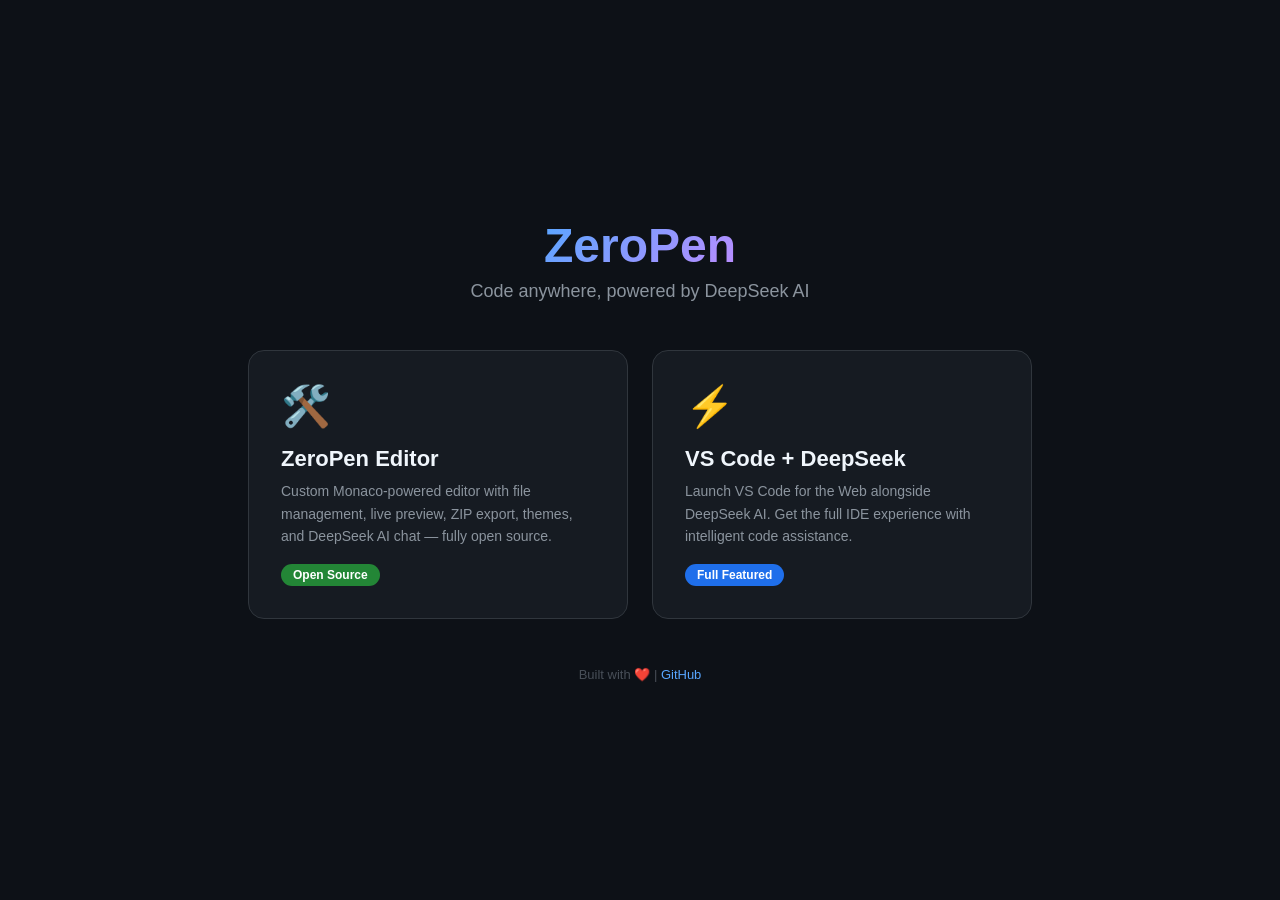
<file: index.html>
﻿<!DOCTYPE html>
<html lang="en">
<head>
  <meta charset="UTF-8">
  <meta name="viewport" content="width=device-width, initial-scale=1.0">
  <title>ZeroPen — Code Editor with DeepSeek AI</title>
  <style>
    * { margin: 0; padding: 0; box-sizing: border-box; }
    body {
      background: #0d1117;
      color: #c9d1d9;
      font-family: -apple-system, BlinkMacSystemFont, 'Segoe UI', Roboto, sans-serif;
      min-height: 100vh;
      display: flex;
      flex-direction: column;
      align-items: center;
      justify-content: center;
      padding: 40px 20px;
    }
    .logo {
      font-size: 48px;
      font-weight: 700;
      margin-bottom: 8px;
      background: linear-gradient(135deg, #58a6ff, #bc8cff);
      -webkit-background-clip: text;
      -webkit-text-fill-color: transparent;
      background-clip: text;
    }
    .tagline {
      color: #8b949e;
      font-size: 18px;
      margin-bottom: 48px;
      text-align: center;
    }
    .cards {
      display: flex;
      gap: 24px;
      flex-wrap: wrap;
      justify-content: center;
      max-width: 900px;
    }
    .card {
      background: #161b22;
      border: 1px solid #30363d;
      border-radius: 16px;
      padding: 32px;
      width: 380px;
      cursor: pointer;
      transition: all 0.25s ease;
      text-decoration: none;
      color: inherit;
      display: block;
    }
    .card:hover {
      border-color: #58a6ff;
      transform: translateY(-4px);
      box-shadow: 0 12px 40px rgba(88, 166, 255, 0.15);
    }
    .card-icon {
      font-size: 40px;
      margin-bottom: 16px;
    }
    .card h2 {
      font-size: 22px;
      color: #f0f6fc;
      margin-bottom: 8px;
    }
    .card p {
      color: #8b949e;
      font-size: 14px;
      line-height: 1.6;
      margin-bottom: 16px;
    }
    .card-badge {
      display: inline-block;
      padding: 4px 12px;
      border-radius: 20px;
      font-size: 12px;
      font-weight: 600;
    }
    .badge-open { background: #238636; color: #fff; }
    .badge-featured { background: #1f6feb; color: #fff; }
    .footer {
      margin-top: 48px;
      color: #484f58;
      font-size: 13px;
      text-align: center;
    }
    .footer a {
      color: #58a6ff;
      text-decoration: none;
    }
    .footer a:hover { text-decoration: underline; }
  </style>
</head>
<body>
  <div class="logo">ZeroPen</div>
  <p class="tagline">Code anywhere, powered by DeepSeek AI</p>
  <div class="cards">
    <a href="monaco-editor/index.html" class="card">
      <div class="card-icon">🛠️</div>
      <h2>ZeroPen Editor</h2>
      <p>Custom Monaco-powered editor with file management, live preview, ZIP export, themes, and DeepSeek AI chat — fully open source.</p>
      <span class="card-badge badge-open">Open Source</span>
    </a>
    <a href="vscode-embed/index.html" class="card">
      <div class="card-icon">⚡</div>
      <h2>VS Code + DeepSeek</h2>
      <p>Launch VS Code for the Web alongside DeepSeek AI. Get the full IDE experience with intelligent code assistance.</p>
      <span class="card-badge badge-featured">Full Featured</span>
    </a>
  </div>
  <p class="footer">
    Built with ❤️ | <a href="https://github.com/obsanet2021-pixel/ZeroPen" target="_blank">GitHub</a>
  </p>
</body>
</html>
</file>
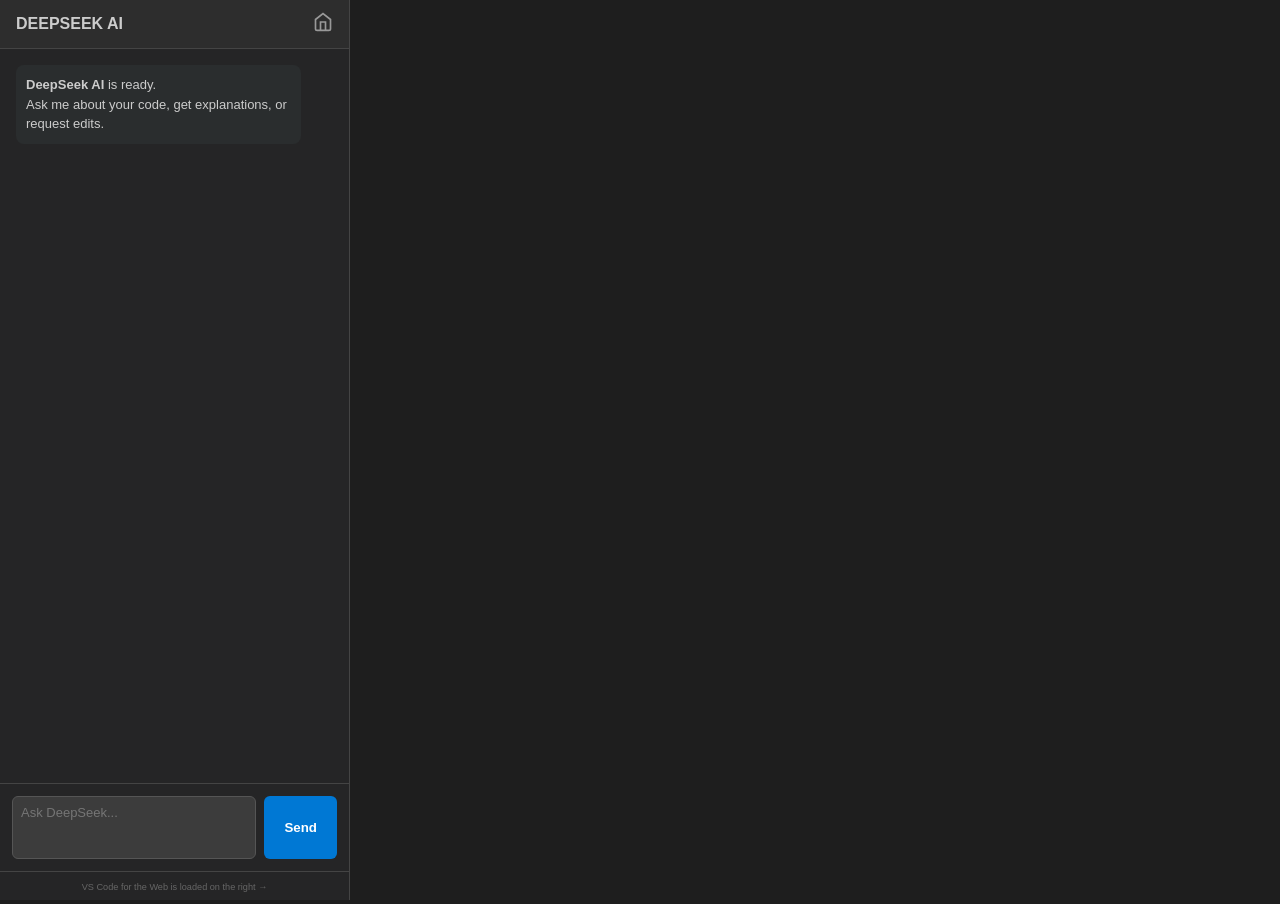
<file: vscode-embed/index.html>
﻿<!DOCTYPE html>
<html lang="en">
<head>
  <meta charset="UTF-8">
  <meta name="viewport" content="width=device-width, initial-scale=1.0">
  <title>ZeroPen — VS Code + DeepSeek AI</title>
  <link rel="stylesheet" href="css/style.css">
</head>
<body>
  <div class="container">
    <div class="sidebar">
      <div class="sidebar-header">
        <span>DEEPSEEK AI</span>
        <a href="../index.html" class="home-link" title="Back to ZeroPen Home">
          <svg width="20" height="20" viewBox="0 0 24 24" fill="none" stroke="currentColor" stroke-width="2">
            <path d="M3 9l9-7 9 7v11a2 2 0 01-2 2H5a2 2 0 01-2-2z"/>
            <polyline points="9 22 9 12 15 12 15 22"/>
          </svg>
        </a>
      </div>
      <div class="chat-messages" id="chat-messages">
        <div class="message assistant">
          <strong>DeepSeek AI</strong> is ready.<br>
          Ask me about your code, get explanations, or request edits.
        </div>
      </div>
      <div class="chat-input-area">
        <textarea id="chat-input" placeholder="Ask DeepSeek..." rows="3"></textarea>
        <button id="send-btn">Send</button>
      </div>
      <div class="sidebar-footer">
        <small>VS Code for the Web is loaded on the right →</small>
      </div>
    </div>
    <div class="vscode-container">
      <iframe id="vscode-frame" src="https://vscode.dev" 
              sandbox="allow-scripts allow-same-origin allow-forms allow-popups allow-modals allow-downloads">
      </iframe>
    </div>
  </div>
  <script src="js/deepseek.js"></script>
</body>
</html>
</file>
<file: vscode-embed/css/style.css>
﻿* { margin: 0; padding: 0; box-sizing: border-box; }
body, html { height: 100%; font-family: -apple-system, BlinkMacSystemFont, 'Segoe UI', Roboto, sans-serif; background: #1e1e1e; color: #ccc; }
.container { display: flex; height: 100vh; }
.sidebar { width: 350px; background: #252526; display: flex; flex-direction: column; border-right: 1px solid #444; }
.sidebar-header { padding: 12px 16px; background: #2d2d2d; border-bottom: 1px solid #444; font-weight: bold; display: flex; justify-content: space-between; align-items: center; }
.home-link { color: #999; text-decoration: none; }
.home-link:hover { color: #fff; }
.chat-messages { flex: 1; padding: 16px; overflow-y: auto; font-size: 13px; }
.message { margin-bottom: 12px; padding: 10px; border-radius: 8px; max-width: 90%; line-height: 1.5; }
.message.assistant { background: #2a2d2e; }
.message.user { background: #094771; margin-left: auto; }
.chat-input-area { padding: 12px; border-top: 1px solid #444; display: flex; gap: 8px; }
.chat-input-area textarea { flex: 1; background: #3c3c3c; border: 1px solid #555; color: #fff; padding: 8px; border-radius: 6px; resize: none; font-family: inherit; font-size: 13px; }
.chat-input-area button { padding: 8px 20px; background: #0078d4; border: none; color: white; border-radius: 6px; cursor: pointer; font-weight: bold; }
.chat-input-area button:hover { background: #1a8ae8; }
.sidebar-footer { padding: 8px 16px; border-top: 1px solid #444; text-align: center; color: #666; font-size: 11px; }
.vscode-container { flex: 1; }
#vscode-frame { width: 100%; height: 100%; border: none; }
</file>
